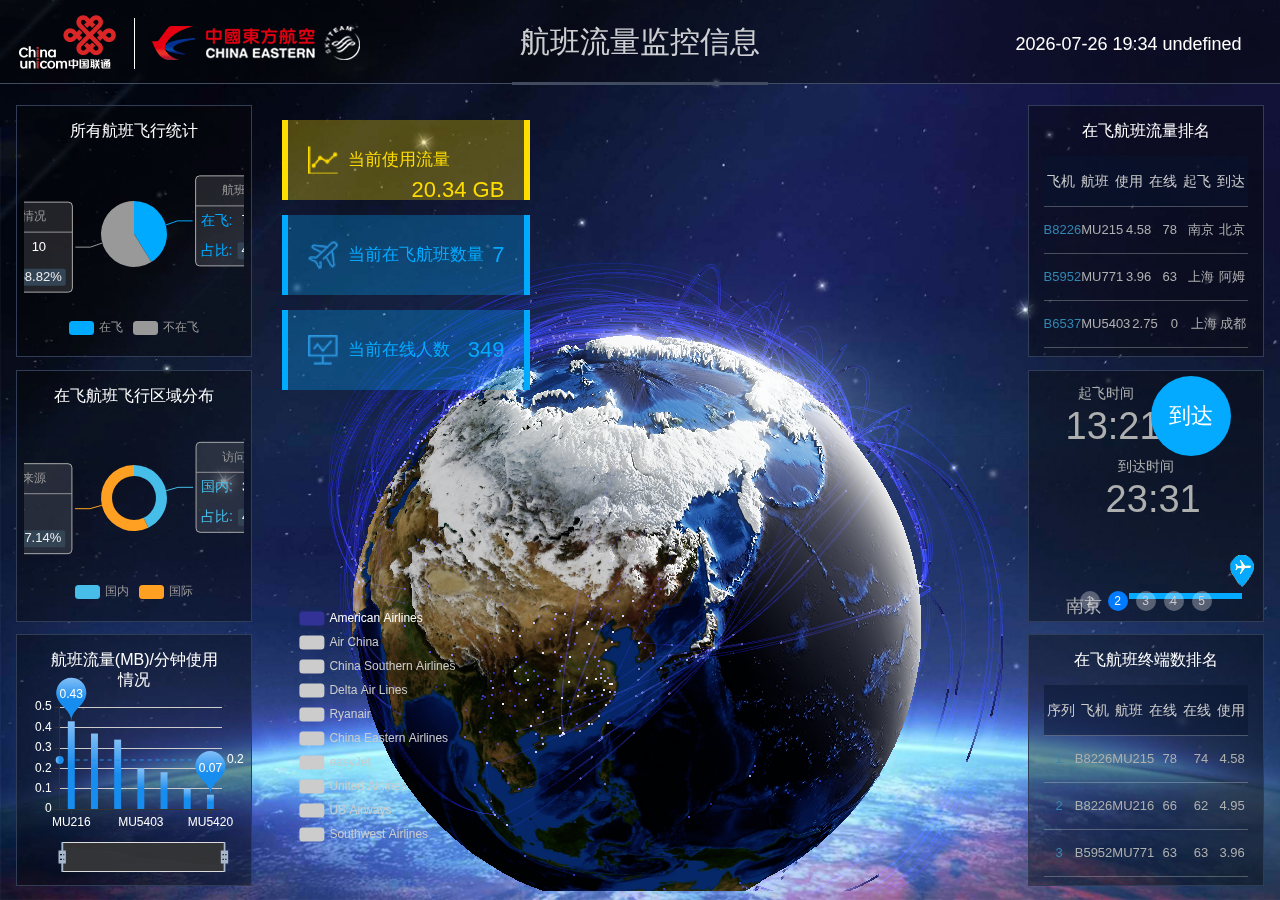
<file: index.html>
<!DOCTYPE html>
<html>
<head>
    <meta charset="UTF-8">
    <meta http-equiv="X-UA-Compatible" content="IE=edge,chrome=1" />
    <meta name="viewport" content="width=device-width,minimum-scale=1.0,maximum-scale=1.0,initial-scale=1.0">
    <title>航班流量监控</title>
	<link rel="stylesheet" href="css/swiper.min.css">
    <link rel="stylesheet" href="css/screen.css?19">
</head>

<body>
	<div class="loading_bg" id="loading">
		<div class="loading loadingAin"><img src="images/loading.gif"></div>
	</div>
    <div class="container">
        <div class="head-box">
			<div class="logo"><img src="images/union_logo.png"></div>
			<h2 class="title">航班流量监控信息</h2>
			<div class="title-bg"></div>
			<div class="date"></div>
        </div>
        <div class="left-box">
			<div class="shadow-box">
				<div class="chart-bg">
					<h2 class="title">所有航班飞行统计</h2>
					<div class="ui-chart"  id="pieChart"></div>   
				</div>
			</div>
			<div class="shadow-box">
				<div class="chart-bg">
					<h2 class="title">在飞航班飞行区域分布</h2>
					<div class="ui-chart"  id="pieChart2"></div>   
				</div>
			</div>
			<div class="shadow-box">
				<div class="chart-bg">
					<h2 class="title">航班流量(MB)/分钟使用情况</h2>
					<div class="ui-chart"  id="barChart"></div>   
				</div>
			</div>
		</div>
        <div class="main-box">
			<ul class="total-data">
				<li class="current"><img src="images/menu_icon1_cur.png" alt="">当前使用流量<span class="flight-traffic"></span></li>
				<li class=""><img src="images/menu_icon2_cur.png" alt="">当前在飞航班数量<span class="flight-num"></span></li>
				<li class=""><img src="images/menu_icon3_cur.png" alt="">当前在线人数<span class="paxcnt-sum"></span></li>
			</ul>

			<div class="weather" id="weather">
				<div class="type">
					<div class="icon sunny">
						<div class="sun">
							<div class="rays"></div>
						</div>
					</div>
						
					<div class="icon rainy">
						<div class="cloud"></div>
						<div class="rain"></div>
					</div>
						
					<div class="icon cloudy">
						<div class="cloud"></div>
						<div class="cloud"></div>
					</div>
						
					<div class="icon flurries">
						<div class="cloud"></div>
						<div class="snow">
							<div class="flake"></div>
							<div class="flake"></div>
						</div>
					</div>
						
					<div class="icon thunder-storm">
						<div class="cloud"></div>
						<div class="lightning">
							<div class="bolt"></div>
							<div class="bolt"></div>
						</div>
					</div>
						
					<div class="icon sun-shower">
						<div class="cloud"></div>
						<div class="sun">
							<div class="rays"></div>
						</div>
						<div class="rain"></div>
					</div>
				</div>
				
			</div>
		</div>
		<div class="map-box">
			<div class="chart-box">
				<div class="ui-chart"  id="flightChart" style="padding: 0; opacity: 0;"></div>   
				<div class="global-ui" id="global"></div>
			</div>
		</div>
		
        <div class="right-box">
				
			<div class="shadow-box">
					<div class="chart-bg">
						<h2 class="title">在飞航班流量排名</h2>
						<div class="box">
							<div class="th">
								<span>飞机编号</span>
								<span>航班号</span>
								<span>使用流量</span>
								<span>在线人数</span>
								<span>起飞城市</span>
								<span>到达城市</span>
							</div>
							<div class="flightTable-box">
								<ul class="flightTable scroll-text flight-info-js"></ul>
							</div>
						</div>
					</div>
			</div>
			<div class="shadow-box">
				
				<div class="swiper-container swiper-wrapper-js">
						
				</div>
			</div>
			<div class="shadow-box">
					<div class="chart-bg">
						<h2 class="title">在飞航班终端数排名</h2>
						<div class="box">
							<div class="th">
								<span>序列号</span>
								<span>飞机编号</span>
								<span>航班号</span>
								<span>在线终端</span>
								<span>在线人数</span>
								<span>使用流量</span>
							</div>
							<div class="flightTable-box">
								<ul class="flightTable device-info-js"></ul>
							</div>
						</div>
					</div>
			</div>

		</div>
    </div>

    <script type="text/javascript" src="js/jquery.min.js"></script> 
	<script type="text/javascript" src="js/echarts.min.js"></script>
    <script type="text/javascript" src="js/china.js"></script>
    <script type="text/javascript" src="js/world.js"></script>
	<script type="text/javascript" src="js/swiper.min.js"></script>
	
	<script type="text/javascript" src="js/echarts-gl.min.js"></script>
	<!-- <script type="text/javascript" src="js/ecStat.min.js"></script>
	<script type="text/javascript" src="js/dataTool.min.js"></script>
	<script type="text/javascript" src="https://api.map.baidu.com/api?v=2.0&ak=KOmVjPVUAey1G2E8zNhPiuQ6QiEmAwZu&__ec_v__=20190126"></script>
	<script type="text/javascript" src="js/bmap.min.js"></script>
	<script type="text/javascript" src="js/simplex.js"></script> -->

	<script type="text/javascript" src="js/screen1.js?6"></script>   
</body>
</html>
</file>
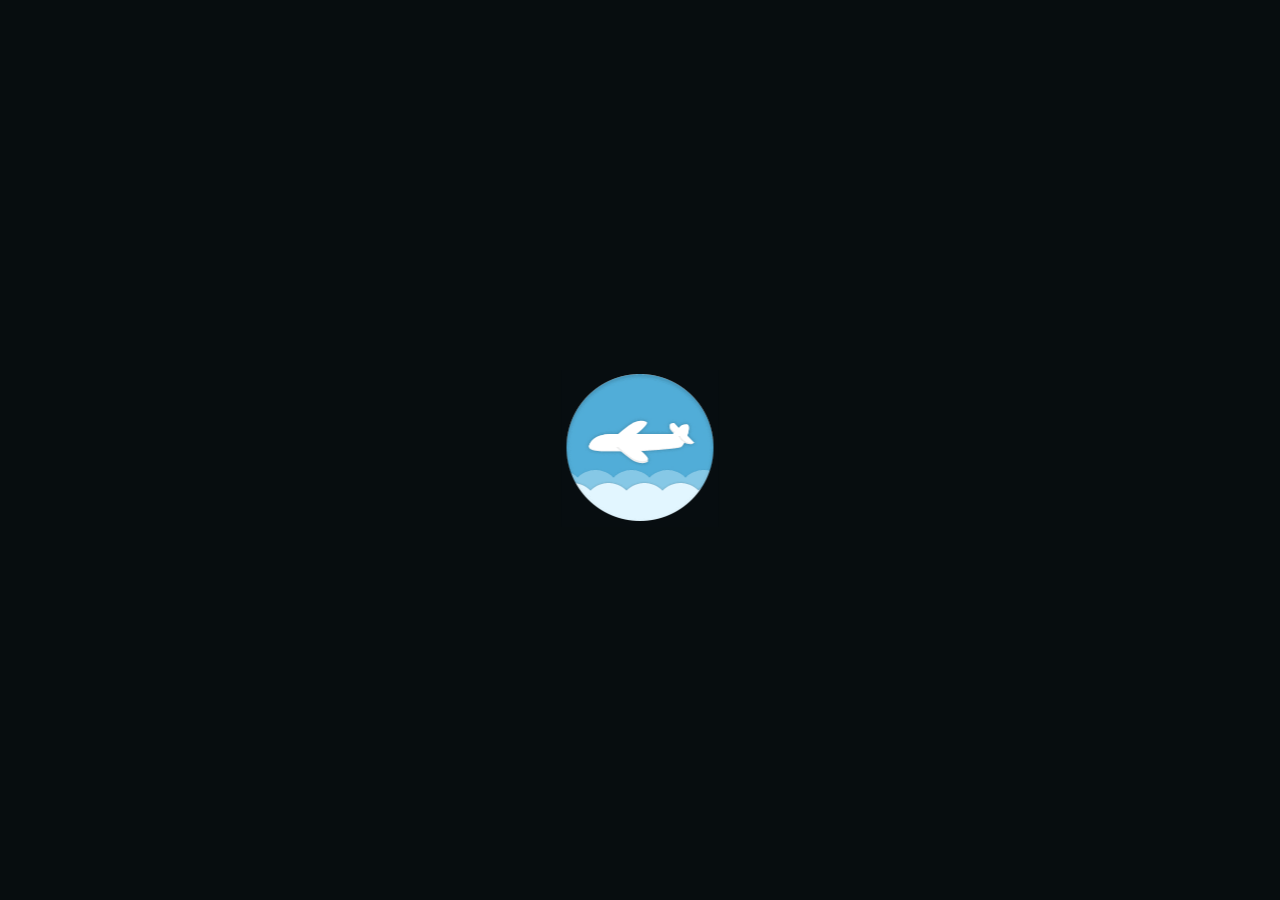
<file: screen/index.html>
<!DOCTYPE html>
<html>
<head>
    <meta charset="UTF-8">
    <meta http-equiv="X-UA-Compatible" content="IE=edge,chrome=1" />
    <meta name="viewport" content="width=device-width,minimum-scale=1.0,maximum-scale=1.0,initial-scale=1.0">
    <title>在飞航班流量监控信息</title>
	<link rel="stylesheet" href="css/swiper.min.css">
    <link rel="stylesheet" href="css/screen.css?17">
</head>

<body>
	<div class="loading_bg" id="loading">
		<div class="loading loadingAin"><img src="images/loading.gif"></div>
	</div>
    <div class="container">
        <div class="head-box">
			<div class="logo"><img src="images/union_logo.png"></div>
			<h2 class="title">在飞航班流量监控信息</h2>
			<div class="title-bg"></div>
			<div class="date"></div>
        </div>
        <div class="left-box">
			<div class="shadow-box">
				<div class="chart-bg">
					<h2 class="title">飞机飞行统计</h2>
					<div class="ui-chart"  id="pieChart"></div>   
				</div>
			</div>
			<div class="shadow-box">
				<div class="chart-bg">
					<h2 class="title">在飞航班飞行区域分布</h2>
					<div class="ui-chart"  id="pieChart2"></div>   
				</div>
			</div>
			<div class="shadow-box">
				<div class="chart-bg">
					<h2 class="title">航班流量(MB)/分钟使用情况</h2>
					<div class="ui-chart"  id="barChart"></div>   
				</div>
			</div>
		</div>
        <div class="main-box">
			<ul class="total-data clearfix">
				<li class="current"><img src="images/menu_icon1_cur.png" alt="">当前使用流量<span class="flight-traffic"></span></li>
				<li class=""><img src="images/menu_icon2_cur.png" alt="">当前在飞航班数量<span class="flight-num"></span></li>
				<li class=""><img src="images/menu_icon3_cur.png" alt="">当前在线人数<span class="paxcnt-sum"></span></li>
			</ul>

			<!-- <div class="weather" id="weather">
				<div class="type">
					<div class="icon sunny">
						<div class="sun">
							<div class="rays"></div>
						</div>
					</div>
						
					<div class="icon rainy">
						<div class="cloud"></div>
						<div class="rain"></div>
					</div>
						
					<div class="icon cloudy">
						<div class="cloud"></div>
						<div class="cloud"></div>
					</div>
						
					<div class="icon flurries">
						<div class="cloud"></div>
						<div class="snow">
							<div class="flake"></div>
							<div class="flake"></div>
						</div>
					</div>
						
					<div class="icon thunder-storm">
						<div class="cloud"></div>
						<div class="lightning">
							<div class="bolt"></div>
							<div class="bolt"></div>
						</div>
					</div>
						
					<div class="icon sun-shower">
						<div class="cloud"></div>
						<div class="sun">
							<div class="rays"></div>
						</div>
						<div class="rain"></div>
					</div>
				</div>
				
			</div> -->
		</div>
		<div class="map-box">
			<div class="chart-box">
				<div class="ui-chart"  id="flightChart" style="padding: 0;"></div>   
			</div>
		</div>
		
        <div class="right-box">
				
			<div class="shadow-box">
					<div class="chart-bg">
						<h2 class="title">在飞航班流量排名</h2>
						<div class="box">
							<div class="th">
								<span>飞机编号</span>
								<span>航班号</span>
								<span>使用流量</span>
								<span>在线人数</span>
								<span>起飞城市</span>
								<span>到达城市</span>
							</div>
							<div class="flightTable-box">
								<ul class="flightTable scroll-text flight-info-js"></ul>
							</div>
						</div>
					</div>
			</div>
			<div class="shadow-box">
				
				<div class="swiper-container swiper-wrapper-js">
						
				</div>
			</div>
			<div class="shadow-box">
					<div class="chart-bg">
						<h2 class="title">在飞航班终端数排名</h2>
						<div class="box">
							<div class="th">
								<span>序列号</span>
								<span>飞机编号</span>
								<span>航班号</span>
								<span>在线终端</span>
								<span>在线人数</span>
								<span>使用流量</span>
							</div>
							<div class="flightTable-box">
								<ul class="flightTable device-info-js"></ul>
							</div>
						</div>
					</div>
			</div>

		</div>
    </div>


    <script type="text/javascript" src="js/jquery.min.js"></script> 
	<script type="text/javascript" src="js/echarts.min.js"></script>
    <script type="text/javascript" src="js/china.js"></script>
    <script type="text/javascript" src="js/world.js"></script>
	<script type="text/javascript" src="js/swiper.min.js"></script>
	<script type="text/javascript" src="js/screen1.js?121"></script>   
</body>
</html>
</file>
<file: css/screen.css>
@charset "UTF-8";
/* CSS Document */
*{margin: 0; padding: 0; -webkit-tap-highlight-color: transparent;}
html{text-size-adjust: 100%; font-family: sans-serif, Tahoma, Helvetica, "Microsoft Yahei", "微软雅黑", Arial, "STHeiti";}
body{font-size: 14px; margin: 0 auto;}
a{color: #aeafaf; text-decoration: none;}
a[href^="javascript"]{-webkit-touch-callout: none;}
input,textarea,select{outline: none;}
input,button,select,textarea{appearance: none; border-radius: 0px;}
button,input,optgroup,select,textarea{color:inherit;font:inherit;margin:0}
li{list-style: none;}
img{border: none;}
.clearfix:after{clear: both; content: ""; display: block;}
.clearfix{*zoom: 1;}
.clr{line-height: 0; padding: 0;}
.clr:after{content: "";display: block;height: 0; clear: both; visibility: hidden; zoom: 1;}
html{position: relative;}
html,body{height: 100%; overflow: hidden;}
body{font-size: 14px; color: #aeafaf; width: 100%; min-width: 1280px; overflow: hidden; background: url(../images/bg3.jpg?3) repeat-x 0 center;background-size: cover;}

.loading_bg{position:absolute; width:100%; height:100%;background:#070d0f;overflow:hidden; left:0; top:0; -webkit-transform-style:preserve-3d; z-index:999}
.loading-text{ width:300px; margin:20px auto 0; color:#fff; text-align:center; position:absolute;color:#fff; width:100%; font-size:14px; text-align:center;top:50%;-webkit-transform:translateY(-50%); transform:translateY(-50%);}
.loading{position:absolute; left:50%; top:50%;width: 157px;transform: translate3d(-50%,-50%,0);-webkit-transform: translate3d(-50%,-50%,0);}
.loadingAin{-webkit-animation: loadAni 0.8s alternate infinite;animation: loadAni 0.8s alternate infinite;}
@-webkit-keyframes loadAni{
    0% {transform: translate3d(-50%,-50%,0);-webkit-transform: translate3d(-50%,-50%,0);}
    100% {transform: translate3d(-50%,-60%,0);-webkit-transform: translate3d(-50%,-60%,0);}
}
@keyframes loadAni{
    0% {transform: translate3d(-50%,-50%,0);-webkit-transform: translate3d(-50%,-50%,0);}
    100% {transform: translate3d(-50%,-60%,0);-webkit-transform: translate3d(-50%,-60%,0);}
}

.container{width:100%;height: 100%; }
.head-box{position: absolute;top: 0;width: 100%;height: 83px;z-index: 2;background-color: rgba(5,5,5,.4);border-bottom: 1px solid #414c62;}
.head-box .logo{position: absolute;left: 0;top: 15px;width: auto;height: 60px;padding-left: 1.5%;}
.head-box .title{position: absolute;width: 40%;left: 30%;text-align: center;top: 0;z-index: 1;height: 84px;line-height: 84px;/* background-size: 0 10px; */font-size: 30px;font-weight: normal;color: rgba(255,255,255,.8);}
.head-box .title-bg{position: absolute;width: 20%;left: 40%;top: 0;height: 82px;z-index: 2;border-bottom: 3px solid #414c61;}
.head-box .date{position: absolute;right: 0;top: 14px;width: 27%;text-align: right;line-height: 60px;padding-right: 3%;font-size: 18px;color: #fff;}
.head-box .bg{position: absolute;width: 100%;left: 0;top: 0;height: 140px;z-index: 2;background-image: url(../images/head_bg0.png);background-repeat:  no-repeat;background-position: center bottom;background-size: 100% 140px;}
.total-data{width: 36%;position: absolute;top: 0px;left: 0%;z-index: 100;}
.total-data li{height: 30px;line-height: 30px;border-left: 6px solid transparent;border-right: 6px solid transparent;color: #AEB7C2;/* clear: both; */padding: 25px 20px;margin-bottom: 15px;background-color: rgba(4,170,255,0.3);color: #04aaff;display:block;border-left-color: #00AAFF;border-right-color: #00AAFF;font-size: 17px;}
.total-data .current{background-color: rgba(255,221,0,0.3);color: #ffdd01;display:block;border-left-color: #ffdd00;border-right-color: #ffdd00;}
.total-data li img{width: 30px;display: block;border: none;float: left;padding-right: 10px;}
.total-data li span{float: right;font-size: 22px;}

.weather {position: absolute;top: -5px;left: 40%;z-index: 100;color:#000;overflow:hidden;}
.weather p {background:rgba(0,0,0,.4); color:#fff;padding:20px;border-radius:1000px;font-size:16px;display:  inline-block;}
.weather p span { margin:0 15px; }
.weather .icon{ display: none;position: absolute;top: 50%;left: 30%;}
.weather .type{position: relative;padding: 80px 0px 90px;}
.weather .type-text{ position: absolute; width: 100%; text-align: center; top: 30%; left: 0%; margin-left: 30px; color:#fff;font-size:30px;}
.weather .type-text em{display: inline-block;padding: 10px 30px;line-height: 60px;font-style:  normal;background:rgba(0,0,0,.4);border-radius: 50px;}

.left-box{width: 20%;position: absolute;left: 0.5%;top: 105px;bottom: 0;z-index: 2;}
.main-box{width:54%;position: absolute;top: 120px;left: 22%;z-index: 2;}
.map-box{width:100%;bottom:1%;position: absolute;top: 0px;left: 0%;z-index: 1;}
.total-num{width: 100%;margin: 0 auto;text-align: center; position: absolute; top: 5%;z-index: 5;}
.total-num .t_num i {width: 33px;height: 47px;display: inline-block;background: url(../images/number1.png) no-repeat;background-position: 0 0;}

.chart-box{width:100%;height: 100%; position: relative; left: 0;top: 0px; bottom: 0}
/* .chart-bg{ position: relative; border-style: solid;border-width: 14px 14px;border-image-source: url(../images/border.png);border-image-slice: 14 14 fill;box-sizing: border-box;margin:5px 10px;overflow: hidden; margin-bottom: 5%;} */
.shadow-box{position: relative;width: 100%; height: 33.3%;box-sizing: border-box;padding:0 10px 5% 10px;}
.chart-bg{overflow: hidden; position: relative; height: 100%;/*background: rgba(5,19,45,.5);*/background: rgba(5,5,5,.4);padding:0; border:1px solid #313d57;box-sizing: border-box;}
.chart-bg h2{ position: absolute;right:0; left:0;top: 2%; text-align: center; font-size: 16px; font-weight: normal;  line-height: 20px; padding: 10px 30px;color: #fff; }
.ui-chart{width: 100%;height: 100%;padding:5% 3% 3%; box-sizing:border-box }
.global-ui{width: 100%;height: 100%; box-sizing:border-box; position: absolute; top: 0}



.right-box{width: 20%;position: absolute;top: 105px;right: 0.5%;bottom: 0;z-index: 2;}

/* 滚动列表 */
.box{position: relative;margin-top: 50px;overflow: hidden;}
.box .th{height:50px;line-height:50px;overflow:hidden; background: rgba(5,19,45,.5);display: flex;font-size: 14px;text-align: center; margin: 0 15px;border-bottom: 1px solid rgba(221,221,221,.3);}
.box .th>span{ flex: 1;color:#ccc; box-sizing: border-box;}
.flightTable-box{width: 100%;padding: 0 15px;box-sizing: border-box;overflow: hidden;}
.flightTable{width:100%;font-size:13px; }
.flightTable li{height:46px;line-height:46px;overflow:hidden;border-bottom: 1px solid rgba(221,221,221,.3);display: flex}
/*.flightTable li:nth-of-type(odd){background-color: #f9f9f9;}*/
.flightTable li span{flex: 1;box-sizing: border-box;text-align: center;}
.flightTable li span:first-child{color:#3287B2}


  .swiper-container{ position: relative; height: 100%; background: rgba(5,5,5,.4);padding:0; border:1px solid #313d57;box-sizing: border-box;}
  .swiper-slide {
    text-align: center;
    font-size: 18px;
    /* Center slide text vertically */
    display: -webkit-box;
    display: -ms-flexbox;
    display: -webkit-flex;
    display: flex;
    -webkit-box-pack: center;
    -ms-flex-pack: center;
    -webkit-justify-content: center;
    justify-content: center;
    -webkit-box-align: center;
    -ms-flex-align: center;
    -webkit-align-items: center;
    align-items: center;
  }
  .swiper-pagination-bullet {
    width: 20px;
    height: 20px;
    text-align: center;
    line-height: 20px;
    font-size: 12px;
    color:#ccc;
    opacity: 1;
    background: rgba(255,255,255,0.3);
  }
  .swiper-pagination-bullet-active {color:#fff;background: #007aff;}

 
.detail-info{width: 100%;}
.inl{display:inline-block;vertical-align:middle;font-size:12px;line-height:1.5;}
.detail-info .detail-t{font-size:16px;text-align:center; margin-bottom: 10px}
.detail-info .detail-t img{ vertical-align: -5px; width: 22px;}
.detail-info .detail-t span{ display: inline-block; padding: 0 10px;}
.detail-info .detail-m{width:100%;}
.detail-m .detail-fly{padding:20px 0;}
.detail-fly{font-size:0;}
.detail-fly .between{width:30%;text-align:center;margin:0 5px;}
.detail-fly .between p{text-align: left;width: 140px; margin: 0 auto; padding-top: 15px}
.detail-fly .between .ico-status-red-l .small,
.detail-fly .between .ico-status-green-l .small{position:absolute;left:0;top:25px;width:100%;text-align:center;font-size:12px;}
.detail-fly .departure,.detail-fly .arrive{width:20%;font-size:14px;min-width: 80px}
.detail-fly .time{font-size:38px;line-height:1.2em;font-family:Tahoma,Arial,"Helvetica Neue",Helvetica,STHeiti,"Microsoft Yahei";}
.detail-fly .progress-bar{height:6px;width:100%;margin-bottom:5px;position:relative;background:#dfdfdf;}
.detail-fly .progress-bar .ico-posi-green{position:absolute;bottom:12px;margin-left:-12px;}
.detail-fly.detail-route{ margin-top: 30px}
.detail-route .between{width:48%;}
.detail-route .departure,.detail-route .arrive{width:8%;font-size: 18px; vertical-align: top}
.detail-fly .progress-bar .line-green{display:block;height:100%;background: #04aaff;}
.detail-fly .progress-bar .line-red{display:block;height:100%;background:#c93333;}
.ico{display:inline-block;vertical-align:middle;width:14px;height:14px;background:url("../images/un_ico.png") no-repeat;}
.ico-status-green-l{width:80px;height:80px;font-size: 22px;line-height:80px;text-align:center;color:#fff;background: #04aaff;border-radius: 50%;font-style:  normal;}
.ico-posi-green{width:24px;height:32px;background:url("../images/plane_icon.png") no-repeat 0 center;}


  
  .sun {
    width: 2.5em;
    height: 2.5em;
    margin: -1.25em;
    background: currentColor;
    border-radius: 50%;
    box-shadow: 0 0 0 0.375em orange;
    -webkit-animation: spin 12s infinite linear;
            animation: spin 12s infinite linear;
  }
  
  .cloud + .sun {
    margin: -2em 1em;
  }
  
  .rays {
    position: absolute;
    top: -2em;
    left: 50%;
    display: block;
    width: 0.375em;
    height: 1.125em;
    margin-left: -0.1875em;
    background: yellow;
    border-radius: 0.25em;
    box-shadow: 0 5.375em yellow;
  }
  
  .rays:before, .rays:after {
    content: '';
    position: absolute;
    top: 0em;
    left: 0em;
    display: block;
    width: 0.375em;
    height: 1.125em;
    -webkit-transform: rotate(60deg);
            transform: rotate(60deg);
    -webkit-transform-origin: 50% 3.25em;
            transform-origin: 50% 3.25em;
    background: yellow;
    border-radius: 0.25em;
    box-shadow: 0 5.375em yellow;
  }
  .rays:before {
    -webkit-transform: rotate(120deg);
            transform: rotate(120deg);
  }
  
  .rain,
  .lightning,
  .snow {
    position: absolute;
    z-index: 2;
    top: 50%;
    left: 20%;
    width: 3.75em;
    height: 3.75em;
    margin: 2em 0 0 -2em;
    
  }
  
  .rain:after {
    content: '';
    position: absolute;
    z-index: 2;
    top: 50%;
    left: 50%;
    width: 1.125em;
    height: 1.125em;
    margin: -1em 0 0 -0.25em;
    background: #0cf;
    border-radius: 100% 0 60% 50% / 60% 0 100% 50%;
    box-shadow:
      0.625em 0.875em 0 -0.125em rgba(255,255,255,0.2),
      -0.875em 1.125em 0 -0.125em rgba(255,255,255,0.2),
      -1.375em -0.125em 0 rgba(255,255,255,0.2);
    -webkit-transform: rotate(-28deg);
            transform: rotate(-28deg);
    -webkit-animation: rain 3s linear infinite;
            animation: rain 3s linear infinite;
  }
  
  .cloud {
    position: absolute;
    z-index: 1;
    width: 3.6875em;
    height: 3.6875em;
    margin: -1.84375em;
    background: currentColor;
    border-radius: 50%;
    box-shadow:
      -2.1875em 0.6875em 0 -0.6875em,
      2.0625em 0.9375em 0 -0.9375em ,
      0 0 0 0.375em lightgray,
      -2.1875em 0.6875em 0 -0.3125em lightgray,
      2.0625em 0.9375em 0 -0.5625em lightgray;
  }
  .cloud:after {
    content: '';
    position: absolute;
    bottom: 0;
    left: -0.5em;
    display: block;
    width: 4.5625em;
    height: 1em;
    background: currentColor;
    box-shadow: 0 0.4375em 0 -0.0625em lightgray;
  }
  .cloud:nth-child(2) {
    z-index: 0;
    background: #fff;
    box-shadow:
      -2.1875em 0.6875em 0 -0.6875em #fff,
      2.0625em 0.9375em 0 -0.9375em #fff,
      0 0 0 0.375em #fff,
      -2.1875em 0.6875em 0 -0.3125em #fff,
      2.0625em 0.9375em 0 -0.5625em #fff;
    opacity: 0.3;
    -webkit-transform: scale(0.5) translate(6em, -3em);
            transform: scale(0.5) translate(6em, -3em);
    -webkit-animation: cloud 4s linear infinite;
            animation: cloud 4s linear infinite;
  }
  .cloud:nth-child(2):after { background: #fff; }
  
  .flake:before,
  .flake:after {
    content: '\2745';
    position: absolute;
    top: 50%;
    left: 50%;
    margin: -1.025em 0 0 -1.0125em;
    color: #fff;
    list-height: 1em;
    opacity: 0.2;
    -webkit-animation: spin 8s linear infinite reverse;
            animation: spin 8s linear infinite reverse;
  }
  .flake:after {
    margin: 0.125em 0 0 -1em;
    font-size: 1.5em;
    opacity: 0.4;
    -webkit-animation: spin 14s linear infinite;
            animation: spin 14s linear infinite;
  }
  .flake:nth-child(2):before {
    margin: -0.5em 0 0 0.25em;
    font-size: 1.25em;
    opacity: 0.2;
    -webkit-animation: spin 10s linear infinite;
            animation: spin 10s linear infinite;
  }
  .flake:nth-child(2):after {
    margin: 0.375em 0 0 0.125em;
    font-size: 2em;
    opacity: 0.4;
    -webkit-animation: spin 16s linear infinite reverse;
            animation: spin 16s linear infinite reverse;
  }
  
  .bolt {
    position: absolute;
    top: 50%;
    left: 50%;
    margin: -0.25em 0 0 -0.125em;
    color: #fff;
    opacity: 0.3;
    -webkit-animation: lightning 2s linear infinite;
            animation: lightning 2s linear infinite;
  }
  .bolt:nth-child(2) {
    width: 0.5em;
    height: 0.25em;
    margin: -1.75em 0 0 -1.875em;
    -webkit-transform: translate(2.5em, 2.25em);
            transform: translate(2.5em, 2.25em);
    opacity: 0.2;
    -webkit-animation: lightning 1.5s linear infinite;
            animation: lightning 1.5s linear infinite;
  }
  
  .bolt:before,
  .bolt:after {
    content: '';
    position: absolute;
    z-index: 2;
    top: 50%;
    left: 50%;
    margin: -1.625em 0 0 -1.0125em;
    border-top: 1.25em solid transparent;
    border-right: 0.75em solid;
    border-bottom: 0.75em solid;
    border-left: 0.5em solid transparent;
    -webkit-transform: skewX(-10deg);
            transform: skewX(-10deg);
  }
  .bolt:after {
    margin: -0.25em 0 0 -0.25em;
    border-top: 0.75em solid;
    border-right: 0.5em solid transparent;
    border-bottom: 1.25em solid transparent;
    border-left: 0.75em solid;
    -webkit-transform: skewX(-10deg);
            transform: skewX(-10deg);
  }
  .bolt:nth-child(2):before {
    margin: -0.75em 0 0 -0.5em;
    border-top: 0.625em solid transparent;
    border-right: 0.375em solid;
    border-bottom: 0.375em solid;
    border-left: 0.25em solid transparent;
  }
  .bolt:nth-child(2):after {
    margin: -0.125em 0 0 -0.125em;
    border-top: 0.375em solid;
    border-right: 0.25em solid transparent;
    border-bottom: 0.625em solid transparent;
    border-left: 0.375em solid;
  }
  
  /* Keyframe animations */
  
  @-webkit-keyframes spin {
      0%  {-webkit-transform: rotate(0deg);}
      100% {-webkit-transform: rotate(360deg);}   
  }
  
  @keyframes spin {
    100% { -webkit-transform: rotate(360deg); transform: rotate(360deg); }
  }
  
  @-webkit-keyframes rain {
    0% {
      background: #0cf;
      box-shadow:
        0.625em 0.875em 0 -0.125em rgba(255,255,255,0.2),
        -0.875em 1.125em 0 -0.125em rgba(255,255,255,0.2),
        -1.375em -0.125em 0 #0cf;
    }
    25% {
      box-shadow:
        0.625em 0.875em 0 -0.125em rgba(255,255,255,0.2),
        -0.875em 1.125em 0 -0.125em #0cf,
        -1.375em -0.125em 0 rgba(255,255,255,0.2);
    }
    50% {
      background: rgba(255,255,255,0.3);
      box-shadow:
        0.625em 0.875em 0 -0.125em #0cf,
        -0.875em 1.125em 0 -0.125em rgba(255,255,255,0.2),
        -1.375em -0.125em 0 rgba(255,255,255,0.2);
    }
    100% {
      box-shadow:
        0.625em 0.875em 0 -0.125em rgba(255,255,255,0.2),
        -0.875em 1.125em 0 -0.125em rgba(255,255,255,0.2),
        -1.375em -0.125em 0 #0cf;
    }
  }
  
  @keyframes rain {
    0% {
      background: #0cf;
      box-shadow:
        0.625em 0.875em 0 -0.125em rgba(255,255,255,0.2),
        -0.875em 1.125em 0 -0.125em rgba(255,255,255,0.2),
        -1.375em -0.125em 0 #0cf;
    }
    25% {
      box-shadow:
        0.625em 0.875em 0 -0.125em rgba(255,255,255,0.2),
        -0.875em 1.125em 0 -0.125em #0cf,
        -1.375em -0.125em 0 rgba(255,255,255,0.2);
    }
    50% {
      background: rgba(255,255,255,0.3);
      box-shadow:
        0.625em 0.875em 0 -0.125em #0cf,
        -0.875em 1.125em 0 -0.125em rgba(255,255,255,0.2),
        -1.375em -0.125em 0 rgba(255,255,255,0.2);
    }
    100% {
      box-shadow:
        0.625em 0.875em 0 -0.125em rgba(255,255,255,0.2),
        -0.875em 1.125em 0 -0.125em rgba(255,255,255,0.2),
        -1.375em -0.125em 0 #0cf;
    }
  }
  
  @-webkit-keyframes cloud {
    0% { opacity: 0; }
    50% { opacity: 0.3; }
    100% {
      opacity: 0;
      -webkit-transform: scale(0.5) translate(-200%, -3em);
              transform: scale(0.5) translate(-200%, -3em);
    }
  }
  
  @keyframes cloud {
    0% { opacity: 0; }
    50% { opacity: 0.3; }
    100% {
      opacity: 0;
      -webkit-transform: scale(0.5) translate(-200%, -3em);
              transform: scale(0.5) translate(-200%, -3em);
    }
  }
  
  @-webkit-keyframes lightning {
    45% {
      color: #fff;
      background: #fff;
      opacity: 0.2;
    }
    50% {
      color: #0cf;
      background: #0cf;
      opacity: 1;
    }
    55% {
      color: #fff;
      background: #fff;
      opacity: 0.2;
    }
  }
  
  @keyframes lightning {
    45% {
      color: #fff;
      background: #fff;
      opacity: 0.2;
    }
    50% {
      color: #0cf;
      background: #0cf;
      opacity: 1;
    }
    55% {
      color: #fff;
      background: #fff;
      opacity: 0.2;
    }
  }
</file>
<file: screen/css/screen.css>
@charset "UTF-8";
/* CSS Document */
*{margin: 0; padding: 0; -webkit-tap-highlight-color: transparent;}
html{text-size-adjust: 100%; font-family: sans-serif, Tahoma, Helvetica, "Microsoft Yahei", "微软雅黑", Arial, "STHeiti";}
body{font-size: 14px; margin: 0 auto;}
a{color: #aeafaf; text-decoration: none;}
a[href^="javascript"]{-webkit-touch-callout: none;}
input,textarea,select{outline: none;}
input,button,select,textarea{appearance: none; border-radius: 0px;}
button,input,optgroup,select,textarea{color:inherit;font:inherit;margin:0}
li{list-style: none;}
img{border: none;}
.clearfix:after{clear: both; content: ""; display: block;}
.clearfix{*zoom: 1;}
.clr{line-height: 0; padding: 0;}
.clr:after{content: "";display: block;height: 0; clear: both; visibility: hidden; zoom: 1;}
html{position: relative;}
html,body{height: 100%; overflow: hidden;}
body{font-size: 14px; color: #aeafaf; width: 100%; min-width: 1280px; overflow: hidden; background: url(../images/bg7.jpg?3) repeat-x 0 center;background-size: cover;}

.loading_bg{position:absolute; width:100%; height:100%;background:#070d0f;overflow:hidden; left:0; top:0; -webkit-transform-style:preserve-3d; z-index:999}
.loading-text{ width:300px; margin:20px auto 0; color:#fff; text-align:center; position:absolute;color:#fff; width:100%; font-size:14px; text-align:center;top:50%;-webkit-transform:translateY(-50%); transform:translateY(-50%);}
.loading{position:absolute; left:50%; top:50%;width: 157px;transform: translate3d(-50%,-50%,0);-webkit-transform: translate3d(-50%,-50%,0);}
.loadingAin{-webkit-animation: loadAni 0.8s alternate infinite;animation: loadAni 0.8s alternate infinite;}
@-webkit-keyframes loadAni{
    0% {transform: translate3d(-50%,-50%,0);-webkit-transform: translate3d(-50%,-50%,0);}
    100% {transform: translate3d(-50%,-60%,0);-webkit-transform: translate3d(-50%,-60%,0);}
}
@keyframes loadAni{
    0% {transform: translate3d(-50%,-50%,0);-webkit-transform: translate3d(-50%,-50%,0);}
    100% {transform: translate3d(-50%,-60%,0);-webkit-transform: translate3d(-50%,-60%,0);}
}

.container{width:100%;height: 100%; }
.head-box{position: absolute;top: 0;width: 100%;height: 83px;z-index: 2;background-color: rgba(5,5,5,.4);border-bottom: 1px solid #414c62;}
.head-box .logo{position: absolute;left: 0;top: 15px;width: auto;height: 60px;padding-left: 1.5%;}
.head-box .title{position: absolute;width: 40%;left: 30%;text-align: center;top: 0;z-index: 1;height: 84px;line-height: 84px;/* background-size: 0 10px; */font-size: 30px;font-weight: normal;color: rgba(255,255,255,.8);}
.head-box .title-bg{position: absolute;width: 20%;left: 40%;top: 0;height: 82px;z-index: 2;border-bottom: 3px solid #414c61;}
.head-box .date{position: absolute;right: 0;top: 14px;width: 27%;text-align: right;line-height: 60px;padding-right: 3%;font-size: 18px;color: #fff;}
.head-box .bg{position: absolute;width: 100%;left: 0;top: 0;height: 140px;z-index: 2;background-image: url(../images/head_bg0.png);background-repeat:  no-repeat;background-position: center bottom;background-size: 100% 140px;}
.total-data{width: 100%;position: absolute;top: 0px;left: 0%;z-index: 100;}
.total-data li{float: left;width: 31.3%;margin: 0 1%;box-sizing: border-box;line-height: 30px;border-left: 6px solid transparent;border-right: 6px solid transparent;color: #AEB7C2;/* clear: both; */padding: 35px 20px;margin-bottom: 15px;background-color: rgba(4,170,255,0.3);color: #fff;display:block;border-left-color: #00AAFF;border-right-color: #00AAFF;font-size: 17px;}
.total-data .current{background-color: rgba(255,221,0,0.3);color: #ffdd01;display:block;border-left-color: #ffdd00;border-right-color: #ffdd00;}
.total-data li img{width: 30px;display: block;border: none;float: left;padding-right: 10px;}
.total-data li span{float: right;font-size: 22px;}

.weather {position: absolute;top: -5px;left: 40%;z-index: 100;color:#000;overflow:hidden;}
.weather p {background:rgba(0,0,0,.4); color:#fff;padding:20px;border-radius:1000px;font-size:16px;display:  inline-block;}
.weather p span { margin:0 15px; }
.weather .icon{ display: none;position: absolute;top: 50%;left: 30%;}
.weather .type{position: relative;padding: 80px 0px 90px;}
.weather .type-text{ position: absolute; width: 100%; text-align: center; top: 30%; left: 0%; margin-left: 30px; color:#fff;font-size:30px;}
.weather .type-text em{display: inline-block;padding: 10px 30px;line-height: 60px;font-style:  normal;background:rgba(0,0,0,.4);border-radius: 50px;}

.left-box{width: 21%;position: absolute;left: 0.5%;top: 105px;bottom: 0;z-index: 2;}
.main-box{width:55%;position: absolute;top: 150px;left: 23%;z-index: 2;}
.map-box{width:100%;bottom:1%;position: absolute;top: 0px;left: 0%;z-index: 1;}
.total-num{width: 100%;margin: 0 auto;text-align: center; position: absolute; top: 5%;z-index: 5;}
.total-num .t_num i {width: 33px;height: 47px;display: inline-block;background: url(../images/number1.png) no-repeat;background-position: 0 0;}

.chart-box{width:100%;height: 100%; position: relative; left: 0;top: 0px; bottom: 0}
/* .chart-bg{ position: relative; border-style: solid;border-width: 14px 14px;border-image-source: url(../images/border.png);border-image-slice: 14 14 fill;box-sizing: border-box;margin:5px 10px;overflow: hidden; margin-bottom: 5%;} */
.shadow-box{position: relative;width: 100%; height: 33.3%;box-sizing: border-box;padding:0 10px 5% 10px;}
.chart-bg{overflow: hidden; position: relative; height: 100%;/*background: rgba(5,19,45,.5);*/background: rgba(5,5,5,.4);padding:0; border:1px solid #313d57;box-sizing: border-box;}
.chart-bg h2{ position: absolute;right:0; left:0;top: 2%; text-align: center; font-size: 16px; font-weight: normal;  line-height: 20px; padding: 10px 30px;color: #fff; }
.ui-chart{width: 100%;height: 100%;padding:5% 3% 3%; box-sizing:border-box }
.right-box{width: 20%;position: absolute;top: 105px;right: 0.5%;bottom: 0;z-index: 2;}

/* 滚动列表 */
.box{position: relative;margin-top: 50px;overflow: hidden;}
.box .th{height:50px;line-height:50px;overflow:hidden; background: rgba(5,19,45,.5);display: flex;font-size: 14px;text-align: center; margin: 0 15px;border-bottom: 1px solid rgba(221,221,221,.3);}
.box .th>span{ flex: 1;color:#ccc; box-sizing: border-box;}
.flightTable-box{width: 100%;padding: 0 15px;box-sizing: border-box;overflow: hidden;}
.flightTable{width:100%;font-size:13px; }
.flightTable li{height:46px;line-height:46px;overflow:hidden;border-bottom: 1px solid rgba(221,221,221,.3);display: flex}
/*.flightTable li:nth-of-type(odd){background-color: #f9f9f9;}*/
.flightTable li span{flex: 1;box-sizing: border-box;text-align: center;}
.flightTable li span:first-child{color:#3287B2}


  .swiper-container{ position: relative; height: 100%; background: rgba(5,5,5,.4);padding:0; border:1px solid #313d57;box-sizing: border-box;}
  .swiper-slide {
    text-align: center;
    font-size: 18px;
    /* Center slide text vertically */
    display: -webkit-box;
    display: -ms-flexbox;
    display: -webkit-flex;
    display: flex;
    -webkit-box-pack: center;
    -ms-flex-pack: center;
    -webkit-justify-content: center;
    justify-content: center;
    -webkit-box-align: center;
    -ms-flex-align: center;
    -webkit-align-items: center;
    align-items: center;
  }
  .swiper-pagination-bullet {
    width: 20px;
    height: 20px;
    text-align: center;
    line-height: 20px;
    font-size: 12px;
    color:#ccc;
    opacity: 1;
    background: rgba(255,255,255,0.3);
  }
  .swiper-pagination-bullet-active {color:#fff;background: #007aff;}

 
.detail-info{width: 100%;}
.inl{display:inline-block;vertical-align:middle;font-size:12px;line-height:1.5;}
.detail-info .detail-t{font-size:16px;text-align:center; margin-bottom: 10px}
.detail-info .detail-t img{ vertical-align: -5px; width: 22px;}
.detail-info .detail-t span{ display: inline-block; padding: 0 10px;}
.detail-info .detail-m{width:100%;}
.detail-m .detail-fly{padding:20px 0;}
.detail-fly{font-size:0;}
.detail-fly .between{width:30%;text-align:center;margin:0 5px;}
.detail-fly .between p{text-align: left;width: 140px; margin: 0 auto; padding-top: 15px}
.detail-fly .between .ico-status-red-l .small,
.detail-fly .between .ico-status-green-l .small{position:absolute;left:0;top:25px;width:100%;text-align:center;font-size:12px;}
.detail-fly .departure,.detail-fly .arrive{width:28%;font-size:14px;min-width: 80px}
.detail-fly .time{font-size:38px;line-height:1.2em; text-align: center; font-family:Tahoma,Arial,"Helvetica Neue",Helvetica,STHeiti,"Microsoft Yahei";}
.detail-fly .progress-bar{height:6px;width:100%;margin-bottom:5px;position:relative;background:#dfdfdf;}
.detail-fly .progress-bar .ico-posi-green{position:absolute;bottom:12px;margin-left:-12px;}
.detail-fly.detail-route{ margin-top: 30px}
.detail-route .between{width:48%;}
.detail-route .departure,.detail-route .arrive{width:8%;font-size: 18px; vertical-align: top}
.detail-fly .progress-bar .line-green{display:block;height:100%;background: #04aaff;}
.detail-fly .progress-bar .line-red{display:block;height:100%;background:#c93333;}
.ico{display:inline-block;vertical-align:middle;width:14px;height:14px;background:url("../images/un_ico.png") no-repeat;}
.ico-status-green-l{width:80px;height:80px;font-size: 22px;line-height:80px;text-align:center;color:#fff;background: #04aaff;border-radius: 50%;font-style:  normal;}
.ico-posi-green{width:24px;height:32px;background:url("../images/plane_icon.png") no-repeat 0 center;}


  
  .sun {
    width: 2.5em;
    height: 2.5em;
    margin: -1.25em;
    background: currentColor;
    border-radius: 50%;
    box-shadow: 0 0 0 0.375em orange;
    -webkit-animation: spin 12s infinite linear;
            animation: spin 12s infinite linear;
  }
  
  .cloud + .sun {
    margin: -2em 1em;
  }
  
  .rays {
    position: absolute;
    top: -2em;
    left: 50%;
    display: block;
    width: 0.375em;
    height: 1.125em;
    margin-left: -0.1875em;
    background: yellow;
    border-radius: 0.25em;
    box-shadow: 0 5.375em yellow;
  }
  
  .rays:before, .rays:after {
    content: '';
    position: absolute;
    top: 0em;
    left: 0em;
    display: block;
    width: 0.375em;
    height: 1.125em;
    -webkit-transform: rotate(60deg);
            transform: rotate(60deg);
    -webkit-transform-origin: 50% 3.25em;
            transform-origin: 50% 3.25em;
    background: yellow;
    border-radius: 0.25em;
    box-shadow: 0 5.375em yellow;
  }
  .rays:before {
    -webkit-transform: rotate(120deg);
            transform: rotate(120deg);
  }
  
  .rain,
  .lightning,
  .snow {
    position: absolute;
    z-index: 2;
    top: 50%;
    left: 20%;
    width: 3.75em;
    height: 3.75em;
    margin: 2em 0 0 -2em;
    
  }
  
  .rain:after {
    content: '';
    position: absolute;
    z-index: 2;
    top: 50%;
    left: 50%;
    width: 1.125em;
    height: 1.125em;
    margin: -1em 0 0 -0.25em;
    background: #0cf;
    border-radius: 100% 0 60% 50% / 60% 0 100% 50%;
    box-shadow:
      0.625em 0.875em 0 -0.125em rgba(255,255,255,0.2),
      -0.875em 1.125em 0 -0.125em rgba(255,255,255,0.2),
      -1.375em -0.125em 0 rgba(255,255,255,0.2);
    -webkit-transform: rotate(-28deg);
            transform: rotate(-28deg);
    -webkit-animation: rain 3s linear infinite;
            animation: rain 3s linear infinite;
  }
  
  .cloud {
    position: absolute;
    z-index: 1;
    width: 3.6875em;
    height: 3.6875em;
    margin: -1.84375em;
    background: currentColor;
    border-radius: 50%;
    box-shadow:
      -2.1875em 0.6875em 0 -0.6875em,
      2.0625em 0.9375em 0 -0.9375em ,
      0 0 0 0.375em lightgray,
      -2.1875em 0.6875em 0 -0.3125em lightgray,
      2.0625em 0.9375em 0 -0.5625em lightgray;
  }
  .cloud:after {
    content: '';
    position: absolute;
    bottom: 0;
    left: -0.5em;
    display: block;
    width: 4.5625em;
    height: 1em;
    background: currentColor;
    box-shadow: 0 0.4375em 0 -0.0625em lightgray;
  }
  .cloud:nth-child(2) {
    z-index: 0;
    background: #fff;
    box-shadow:
      -2.1875em 0.6875em 0 -0.6875em #fff,
      2.0625em 0.9375em 0 -0.9375em #fff,
      0 0 0 0.375em #fff,
      -2.1875em 0.6875em 0 -0.3125em #fff,
      2.0625em 0.9375em 0 -0.5625em #fff;
    opacity: 0.3;
    -webkit-transform: scale(0.5) translate(6em, -3em);
            transform: scale(0.5) translate(6em, -3em);
    -webkit-animation: cloud 4s linear infinite;
            animation: cloud 4s linear infinite;
  }
  .cloud:nth-child(2):after { background: #fff; }
  
  .flake:before,
  .flake:after {
    content: '\2745';
    position: absolute;
    top: 50%;
    left: 50%;
    margin: -1.025em 0 0 -1.0125em;
    color: #fff;
    list-height: 1em;
    opacity: 0.2;
    -webkit-animation: spin 8s linear infinite reverse;
            animation: spin 8s linear infinite reverse;
  }
  .flake:after {
    margin: 0.125em 0 0 -1em;
    font-size: 1.5em;
    opacity: 0.4;
    -webkit-animation: spin 14s linear infinite;
            animation: spin 14s linear infinite;
  }
  .flake:nth-child(2):before {
    margin: -0.5em 0 0 0.25em;
    font-size: 1.25em;
    opacity: 0.2;
    -webkit-animation: spin 10s linear infinite;
            animation: spin 10s linear infinite;
  }
  .flake:nth-child(2):after {
    margin: 0.375em 0 0 0.125em;
    font-size: 2em;
    opacity: 0.4;
    -webkit-animation: spin 16s linear infinite reverse;
            animation: spin 16s linear infinite reverse;
  }
  
  .bolt {
    position: absolute;
    top: 50%;
    left: 50%;
    margin: -0.25em 0 0 -0.125em;
    color: #fff;
    opacity: 0.3;
    -webkit-animation: lightning 2s linear infinite;
            animation: lightning 2s linear infinite;
  }
  .bolt:nth-child(2) {
    width: 0.5em;
    height: 0.25em;
    margin: -1.75em 0 0 -1.875em;
    -webkit-transform: translate(2.5em, 2.25em);
            transform: translate(2.5em, 2.25em);
    opacity: 0.2;
    -webkit-animation: lightning 1.5s linear infinite;
            animation: lightning 1.5s linear infinite;
  }
  
  .bolt:before,
  .bolt:after {
    content: '';
    position: absolute;
    z-index: 2;
    top: 50%;
    left: 50%;
    margin: -1.625em 0 0 -1.0125em;
    border-top: 1.25em solid transparent;
    border-right: 0.75em solid;
    border-bottom: 0.75em solid;
    border-left: 0.5em solid transparent;
    -webkit-transform: skewX(-10deg);
            transform: skewX(-10deg);
  }
  .bolt:after {
    margin: -0.25em 0 0 -0.25em;
    border-top: 0.75em solid;
    border-right: 0.5em solid transparent;
    border-bottom: 1.25em solid transparent;
    border-left: 0.75em solid;
    -webkit-transform: skewX(-10deg);
            transform: skewX(-10deg);
  }
  .bolt:nth-child(2):before {
    margin: -0.75em 0 0 -0.5em;
    border-top: 0.625em solid transparent;
    border-right: 0.375em solid;
    border-bottom: 0.375em solid;
    border-left: 0.25em solid transparent;
  }
  .bolt:nth-child(2):after {
    margin: -0.125em 0 0 -0.125em;
    border-top: 0.375em solid;
    border-right: 0.25em solid transparent;
    border-bottom: 0.625em solid transparent;
    border-left: 0.375em solid;
  }
  
  /* Keyframe animations */
  
  @-webkit-keyframes spin {
      0%  {-webkit-transform: rotate(0deg);}
      100% {-webkit-transform: rotate(360deg);}   
  }
  
  @keyframes spin {
    100% { -webkit-transform: rotate(360deg); transform: rotate(360deg); }
  }
  
  @-webkit-keyframes rain {
    0% {
      background: #0cf;
      box-shadow:
        0.625em 0.875em 0 -0.125em rgba(255,255,255,0.2),
        -0.875em 1.125em 0 -0.125em rgba(255,255,255,0.2),
        -1.375em -0.125em 0 #0cf;
    }
    25% {
      box-shadow:
        0.625em 0.875em 0 -0.125em rgba(255,255,255,0.2),
        -0.875em 1.125em 0 -0.125em #0cf,
        -1.375em -0.125em 0 rgba(255,255,255,0.2);
    }
    50% {
      background: rgba(255,255,255,0.3);
      box-shadow:
        0.625em 0.875em 0 -0.125em #0cf,
        -0.875em 1.125em 0 -0.125em rgba(255,255,255,0.2),
        -1.375em -0.125em 0 rgba(255,255,255,0.2);
    }
    100% {
      box-shadow:
        0.625em 0.875em 0 -0.125em rgba(255,255,255,0.2),
        -0.875em 1.125em 0 -0.125em rgba(255,255,255,0.2),
        -1.375em -0.125em 0 #0cf;
    }
  }
  
  @keyframes rain {
    0% {
      background: #0cf;
      box-shadow:
        0.625em 0.875em 0 -0.125em rgba(255,255,255,0.2),
        -0.875em 1.125em 0 -0.125em rgba(255,255,255,0.2),
        -1.375em -0.125em 0 #0cf;
    }
    25% {
      box-shadow:
        0.625em 0.875em 0 -0.125em rgba(255,255,255,0.2),
        -0.875em 1.125em 0 -0.125em #0cf,
        -1.375em -0.125em 0 rgba(255,255,255,0.2);
    }
    50% {
      background: rgba(255,255,255,0.3);
      box-shadow:
        0.625em 0.875em 0 -0.125em #0cf,
        -0.875em 1.125em 0 -0.125em rgba(255,255,255,0.2),
        -1.375em -0.125em 0 rgba(255,255,255,0.2);
    }
    100% {
      box-shadow:
        0.625em 0.875em 0 -0.125em rgba(255,255,255,0.2),
        -0.875em 1.125em 0 -0.125em rgba(255,255,255,0.2),
        -1.375em -0.125em 0 #0cf;
    }
  }
  
  @-webkit-keyframes cloud {
    0% { opacity: 0; }
    50% { opacity: 0.3; }
    100% {
      opacity: 0;
      -webkit-transform: scale(0.5) translate(-200%, -3em);
              transform: scale(0.5) translate(-200%, -3em);
    }
  }
  
  @keyframes cloud {
    0% { opacity: 0; }
    50% { opacity: 0.3; }
    100% {
      opacity: 0;
      -webkit-transform: scale(0.5) translate(-200%, -3em);
              transform: scale(0.5) translate(-200%, -3em);
    }
  }
  
  @-webkit-keyframes lightning {
    45% {
      color: #fff;
      background: #fff;
      opacity: 0.2;
    }
    50% {
      color: #0cf;
      background: #0cf;
      opacity: 1;
    }
    55% {
      color: #fff;
      background: #fff;
      opacity: 0.2;
    }
  }
  
  @keyframes lightning {
    45% {
      color: #fff;
      background: #fff;
      opacity: 0.2;
    }
    50% {
      color: #0cf;
      background: #0cf;
      opacity: 1;
    }
    55% {
      color: #fff;
      background: #fff;
      opacity: 0.2;
    }
  }
</file>
